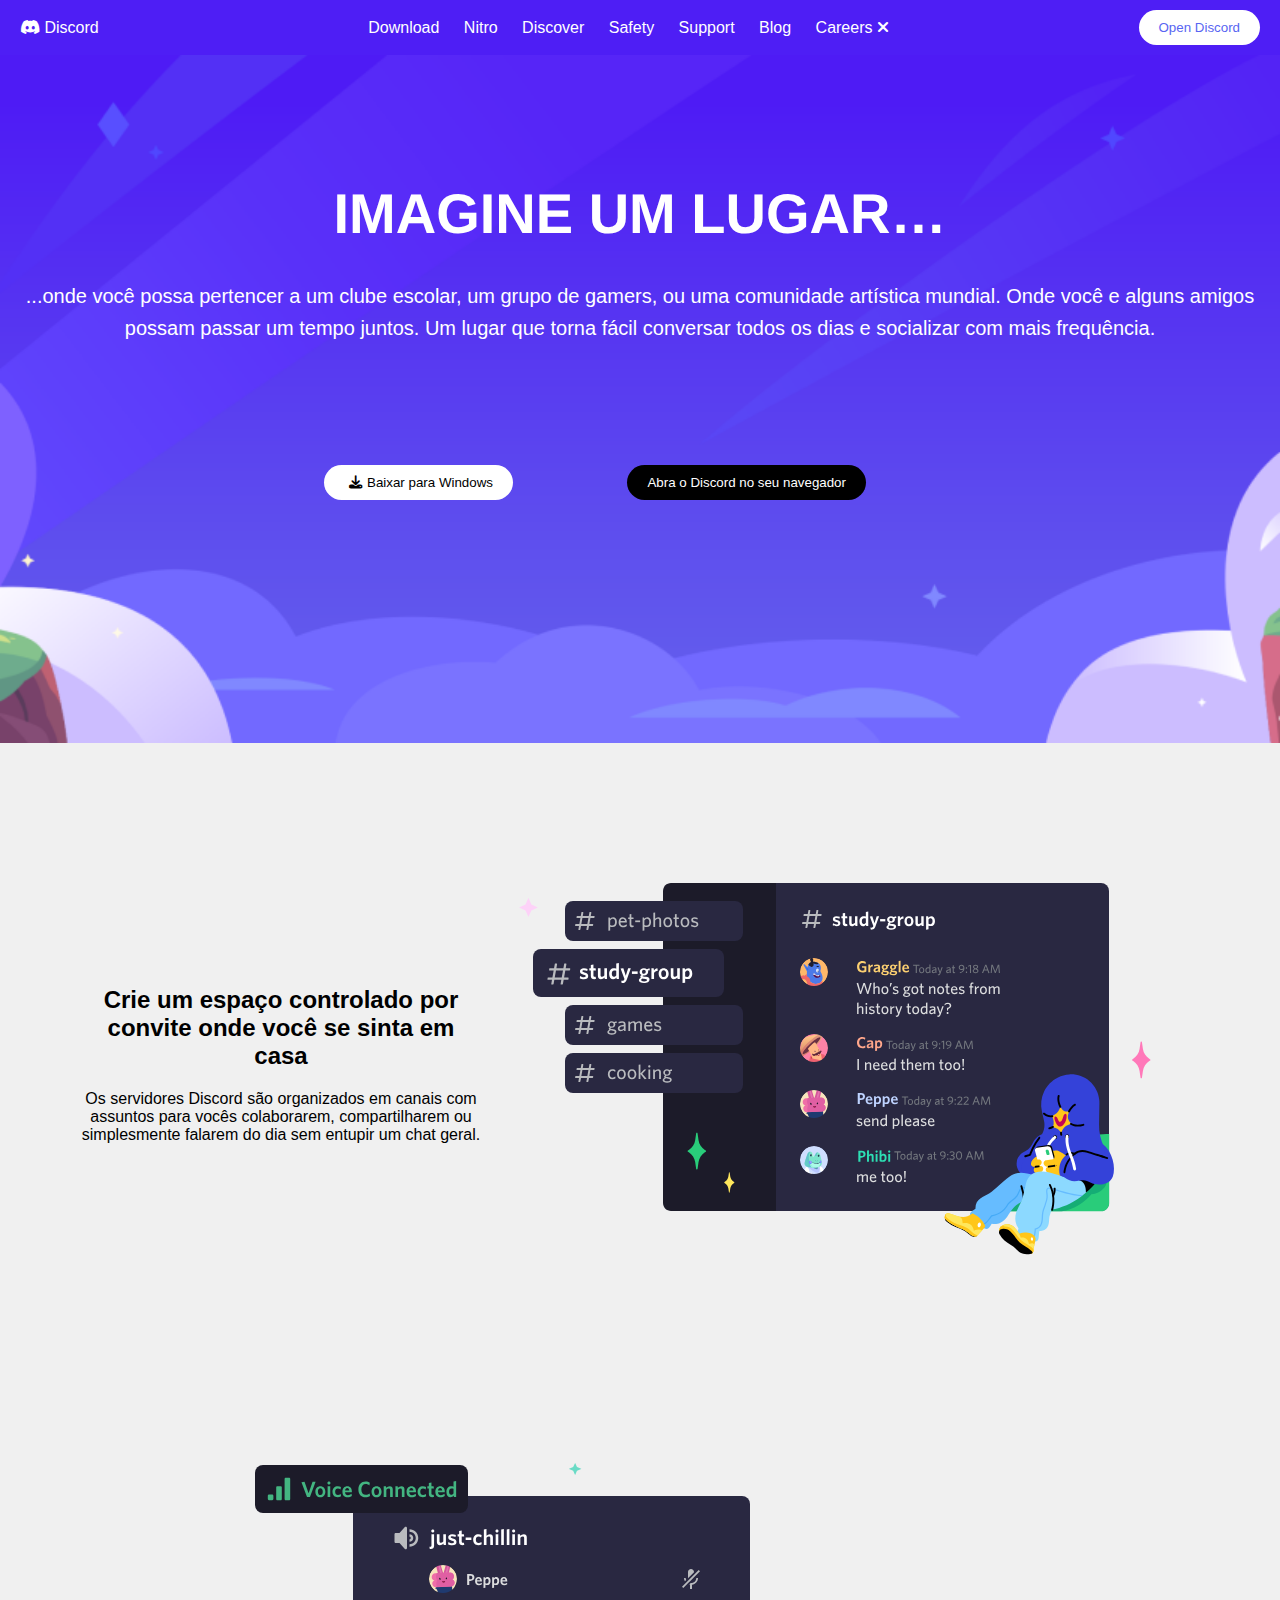
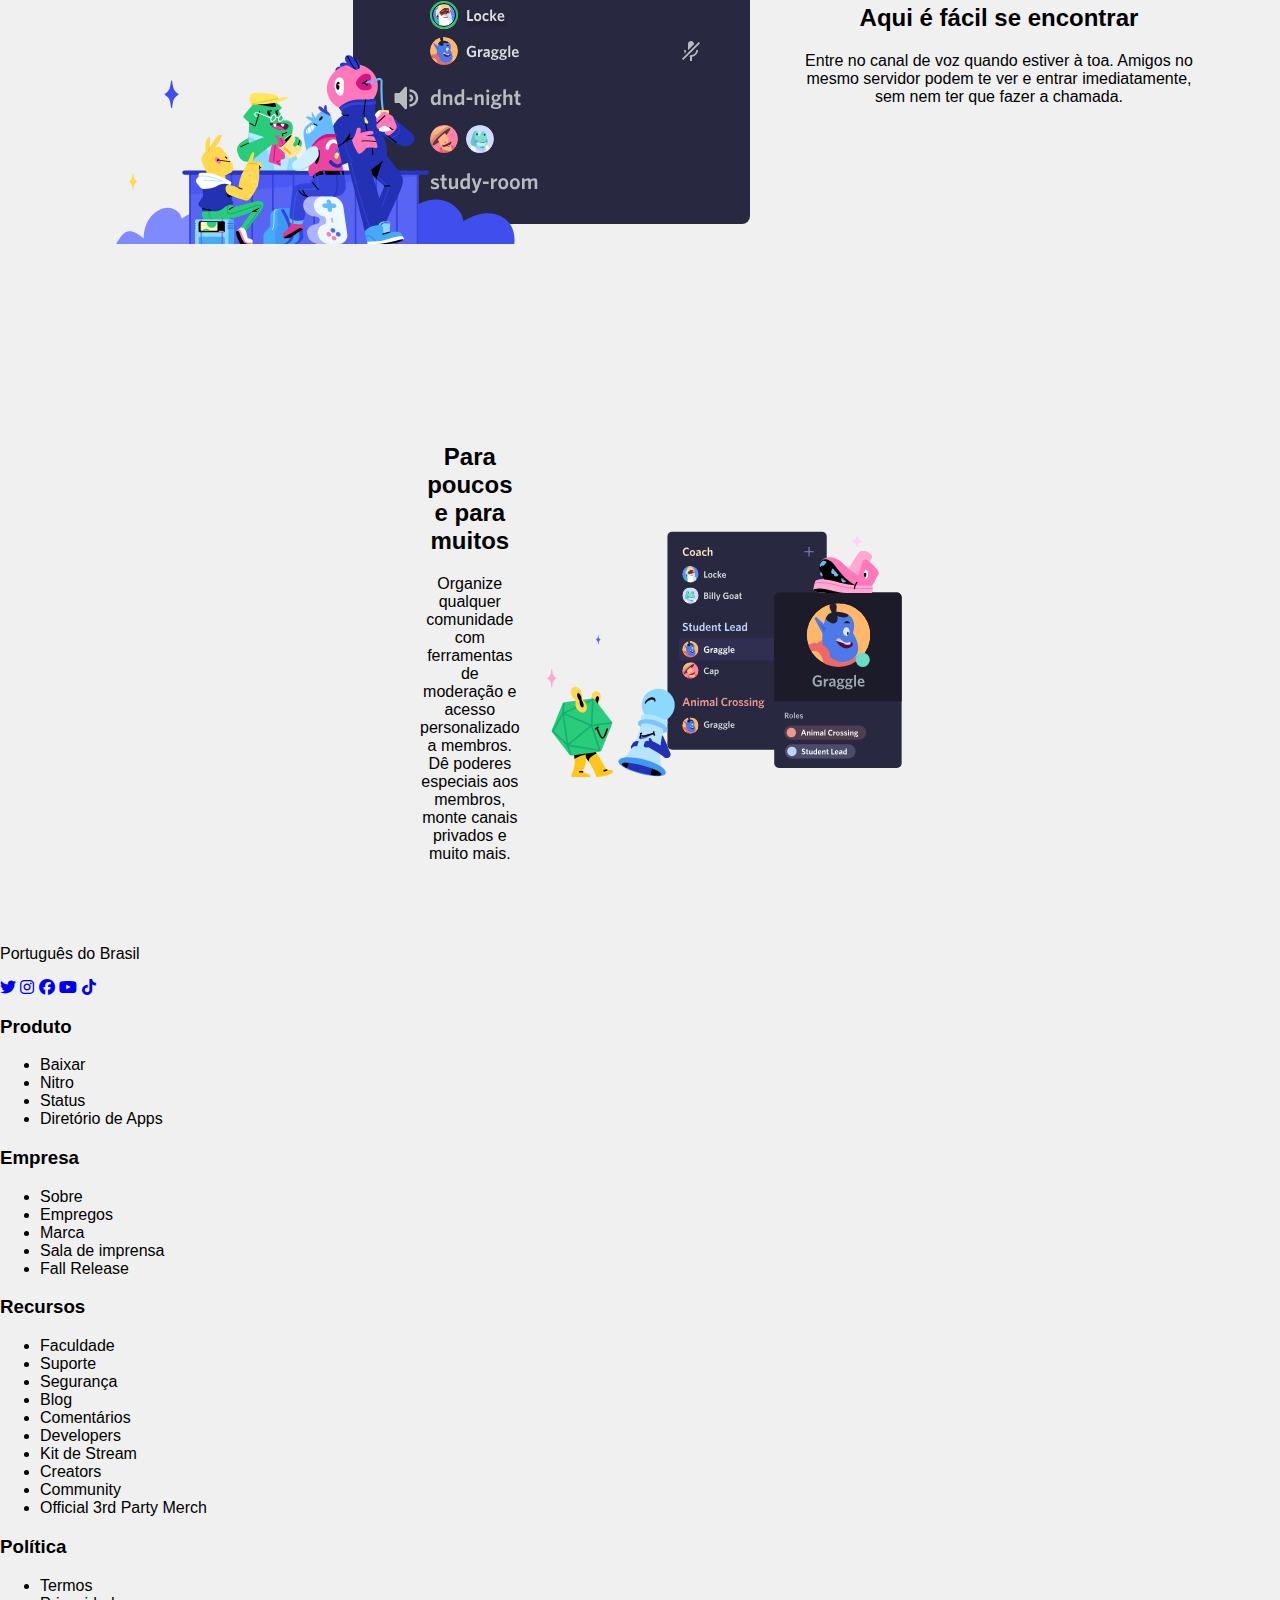
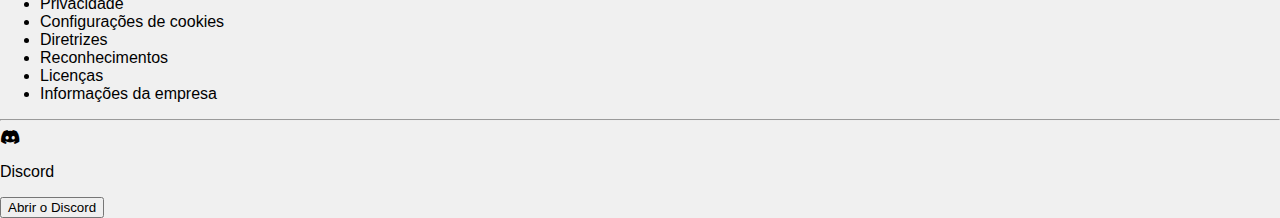
<file: index.html>
<!DOCTYPE html>
<html lang="pt-br">
<head>
<meta charset="UTF-8">
<meta name="viewport" content="width=device-width, initial-scale=1">
<title>DISCORD | Seu Lugar para Papear e Ficar de Boa</title>
<link rel="stylesheet" href="https://cdnjs.cloudflare.com/ajax/libs/font-awesome/6.2.0/css/all.min.css">
<link rel="stylesheet" href="./assets/css/styles.css">
    <script src="https://code.jquery.com/jquery-3.6.0.min.js"></script>

</head>
<body class="background-image">
    <div class="container">
        <header class="header">
            <div class="logo">
                <i class="fab fa-discord"></i>
                <span>Discord</span>
            </div>
            
            <nav class="menu">
                <ul>
                    <li><a href="#">Download</a></li>
                    <li><a href="#">Nitro</a></li>
                    <li><a href="#">Discover</a></li>
                    <li><a href="#">Safety</a></li>
                    <li><a href="#">Support</a></li>
                    <li><a href="#">Blog</a></li>
                    <li><a href="#">Careers</a></li>
                </ul>
            </nav>
            <button class="open-discord">Open Discord</button>
            <i class="fas fa-list menu-icon"></i>
        </header>
        

  <main class="main">
    <h1>IMAGINE UM LUGAR…</h1>
    <p>...onde você possa pertencer a um clube escolar, um grupo de gamers, ou uma comunidade artística mundial. Onde você e alguns amigos possam passar um tempo juntos. Um lugar que torna fácil conversar todos os dias e socializar com mais frequência.</p>
    <div class="cta-buttons">
        <button class="download-button"><i class="fas fa-download"></i>Baixar para Windows</button>
        <button class="open-in-browser">Abra o Discord no seu navegador</button>
    </div>
  </main>
  <section class="section section-1">
    <div class="section-content">
      <div class="text-content">
        <h2>Crie um espaço controlado por convite onde você se sinta em casa</h2>
        <p>Os servidores Discord são organizados em canais com assuntos para vocês colaborarem, compartilharem ou simplesmente falarem do dia sem entupir um chat geral.</p>
      </div>
      <img class="section-image" src="/assets/img/content 1.svg" alt="Descrição da imagem">
    </div>
  </section>
  
  <section class="section section-2">
    <div class="section-content">
      <div class="text-content">
        <h2>Aqui é fácil se encontrar</h2>
        <p>Entre no canal de voz quando estiver à toa. Amigos no mesmo servidor podem te ver e entrar imediatamente, sem nem ter que fazer a chamada.</p>
      </div>
      <img class="section-image" src="/assets/img/content 2.svg" alt="Descrição da imagem">
    </div>
  </section>
  
  <section class="section section-3">
    <div class="section-content">
      <div class="text-content">
        <h2>Para poucos e para muitos</h2>
        <p>Organize qualquer comunidade com ferramentas de moderação e acesso personalizado a membros. Dê poderes especiais aos membros, monte canais privados e muito mais.</p>
      </div>
      <img class="section-image" src="/assets/img/content 3.svg" alt="Descrição da imagem">
    </div>
  </section>
  
  
  
  
  <footer class="footer">
    <div class="language-selector">
        <p>Português do Brasil</p>
    </div>
    <div class="social-icons">
        <a href="#"><i class="fab fa-twitter"></i></a>
        <a href="#"><i class="fab fa-instagram"></i></a>
        <a href="#"><i class="fab fa-facebook"></i></a>
        <a href="#"><i class="fab fa-youtube"></i></a>
        <a href="#"><i class="fab fa-tiktok"></i></a>
    </div>
    <div class="column">
        <h3>Produto</h3>
        <ul>
            <li>Baixar</li>
            <li>Nitro</li>
            <li>Status</li>
            <li>Diretório de Apps</li>
        </ul>
    </div>
    <div class="column">
        <h3>Empresa</h3>
        <ul>
            <li>Sobre</li>
            <li>Empregos</li>
            <li>Marca</li>
            <li>Sala de imprensa</li>
            <li>Fall Release</li>
        </ul>
    </div>
    <div class="column">
        <h3>Recursos</h3>
        <ul>
            <li>Faculdade</li>
            <li>Suporte</li>
            <li>Segurança</li>
            <li>Blog</li>
            <li>Comentários</li>
            <li>Developers</li>
            <li>Kit de Stream</li>
            <li>Creators</li>
            <li>Community</li>
            <li>Official 3rd Party Merch</li>
        </ul>
    </div>
    <div class="column">
        <h3>Política</h3>
        <ul>
            <li>Termos</li>
            <li>Privacidade</li>
            <li>Configurações de cookies</li>
            <li>Diretrizes</li>
            <li>Reconhecimentos</li>
            <li>Licenças</li>
            <li>Informações da empresa</li>
        </ul>
    </div>
    <hr class="purple-line">

    <div class="discord-info">
        <i class="fab fa-discord"></i>
        <p>Discord</p>
        <button>Abrir o Discord</button>
    </div>
</footer>


</div>
<script>
    document.addEventListener('DOMContentLoaded', function() {
    const menuIcon = document.querySelector('.menu-icon');
    const menuList = document.querySelector('.menu ul');
    const closeIcon = document.createElement('i');
    closeIcon.classList.add('fas', 'fa-times', 'close-icon');
    menuList.appendChild(closeIcon);

    menuIcon.addEventListener('click', function() {
        menuList.classList.toggle('active');
        closeIcon.style.display = 'block';
    });

    closeIcon.addEventListener('click', function() {
        menuList.classList.remove('active');
        closeIcon.style.display = 'none';
    });
});

</script>
</body>
</html>
</file>
<file: assets/css/styles.css>
body {
    font-family: 'Gill Sans', 'Gill Sans MT', Calibri, 'Trebuchet MS', sans-serif;
    margin: 0;
    padding: 0;
    background-color: #f0f0f0;
}

.container {
    display: grid;
}

.header {
    display: flex;
    align-items: center;
    justify-content: space-between;
    background-color: #4E1EF5;
    color: #ffffff;
    padding: 10px 20px;
}

.menu ul {
    list-style: none;
    padding: 0;
    margin: 0;
    display: block;
}

.menu li {
    display: inline;
    margin-left: 20px;
}

.menu a {
    text-decoration: none;
    color: #ffffff;
}

.menu-icon {
    display: none;
}

.menu-button {
    position: fixed;
    top: 80px;
    right: 20px;
    background-color: #4E1EF5;
    color: white;
    border: none;
    border-radius: 5px;
    padding: 10px 20px;
    cursor: pointer;
    z-index: 999;
    display: none;
}

.open-discord {
    border: none;
    background-color: white;
    color: #5865F2;
    padding: 10px 20px;
    border-radius: 25px;
    cursor: pointer;
}

.main {
    text-align: center;
    margin: 0;
    background-image: url('/assets/img/Header Background.png');
    background-size: cover;
    background-repeat: no-repeat;
    background-position: center top; 
    padding: 94px 20px;
    min-height: 500px;
}

.main h1 {
    font-family: var(--font-headline);
    color: white;
    font-size: 56px;
    font-weight: 800;
    line-height: 95%;
    text-transform: uppercase;
    text-rendering: geometricPrecision;
}

.main p {
    margin-top: 40px;
    color: white;
    font-size: clamp(16px, 2vw, 20px);
    line-height: 1.625;
    text-align: center;
}

.section {
    display: flex;
    flex-direction: column;
    align-items: center;
    text-align: center;
    margin-top: 50px;
}

.section-content {
    display: flex;
    align-items: center;
    justify-content: space-between;
    margin: 50px;
  }
  
  .section-1 .text-content {
    order: 1;
  }
  
  .section-1 .section-image {
    order: 2;
  }
  
  .section-2 .text-content {
    order: 2;
  }
  
  .section-2 .section-image {
    order: 1;
  }
  
  .section-image {
    max-width: 100%;
    margin: 0 20px;
  }
  
  .text-content {
    max-width: 400px;
  }
  

.cta-buttons {
    display: flex;
    justify-content: center;
}

.centered-button {
    border: none;
    background-color: #5865F2;
    color: #ffffff;
    padding: 10px 20px;
    border-radius: 25px;
    cursor: pointer;
}

.centered-button:focus {
    outline: none;
}

h1 {
    text-transform: uppercase;
}

.cta-buttons {
    display: inline;
    flex-direction: column; 
    align-items: center;
  
  .download-button {
    border: none;
    background-color: white;
    color: black;
    padding: 10px 20px;
    border-radius: 25px;
    margin: 10px;
  }

  .open-in-browser {
    border: none;
    background-color: black;
    color: #ffffff;
    padding: 10px 20px;
    border-radius: 25px;
    margin: 100px;
  }

  .fas {
    padding: 0px 5px;
  }
  
  .cta-buttons button:focus {
    outline: none;
  }

.footer {
    background-color: #23272A;
    color: #ffffff;
    padding: 20px;
    display: flex;
    flex-wrap: wrap;
    justify-content: space-around;
}

.column {
    flex: 1 1 20%;
    margin-top: 10px;
    margin-right: 1px;
}

.column:last-child {
    margin-right: 0;
}

.column h3 {
    color: #5865F2;
    margin-bottom: 1px;
}

.column ul {
    list-style: none;
    padding: 0;
}

.column li {
    margin: 2px 0;
}

.language-selector {
    color: #ffffff;
    text-align: center;
    margin-bottom: 20px;
    overflow-x: auto;
}

.language-selector ul {
    list-style: none;
    padding: 0;
    white-space: nowrap;
}

.language-selector li {
    display: inline;
    margin: 0 10px;
}

.language-selector a {
    text-decoration: none;
    color: #ffffff;
}

.social-icons {
    display: flex;
    justify-content: center;
    margin-bottom: 20px;
    flex-wrap: wrap; 
}

.social-icons a {
    margin: 5px; 
}

.fab {
    color: white;
    justify-content: left;
    margin-left: 1px;
}

.social-icons a {
    margin-right: 10px;
}

.social-icons i {
    font-size: 24px;
}

.purple-line {
    background-color: #5865F2;
    height: 2px;
    border: none;
    margin: 10px 0;
    width: 100%;
}

.discord-info {
    display: flex;
    align-items: center;
    
}

.discord-info i {
    margin-right: 10px;
}

.discord-info button {
    border: none;
    background-color: #5865F2;
    color: #ffffff;
    padding: 10px 20px;
    border-radius: 25px;
    cursor: pointer;
}

.discord-info button:focus {
    outline: none;
}

@media screen and (max-width: 780px) {
    .menu ul.active + .close-menu {
        display: block;
    }
    
    .open-discord {
        display: flex;
        align-items: center;
    }

    .menu-icon {
        display: block;
    }

    .menu ul {
        display: flex;
        flex-direction: column;
        background-color: white;
        color: black;
        position: absolute;
        top: 0;
        right: 0;
        width: 100%;
        max-height: 0;
        overflow: hidden;
        transition: max-height 0.3s ease-in-out;
    }

    .menu ul.active {
        max-height: 300px;
    }
    .menu ul li {
        padding: 10px 20px;
    }

    .menu ul li a {
        text-decoration: none;
        color: inherit;
        font-size: 18px;
    }

    .menu-button {
        display: block;
    }

    .main {
        padding: 94px 10px;
    }

    .section-content {
        flex-direction: column;
        align-items: center;
        text-align: center;
    }

    .section-image {
        margin: 20px 0;
    }

    .footer {
        flex-direction: row;
        justify-content: space-between;
    }

    .column {
        flex: 1 1 45%;
        margin-top: 10px;
        margin-right: 1px;
    }

    .column:last-child {
        margin-right: 0;
    }
}
</file>
